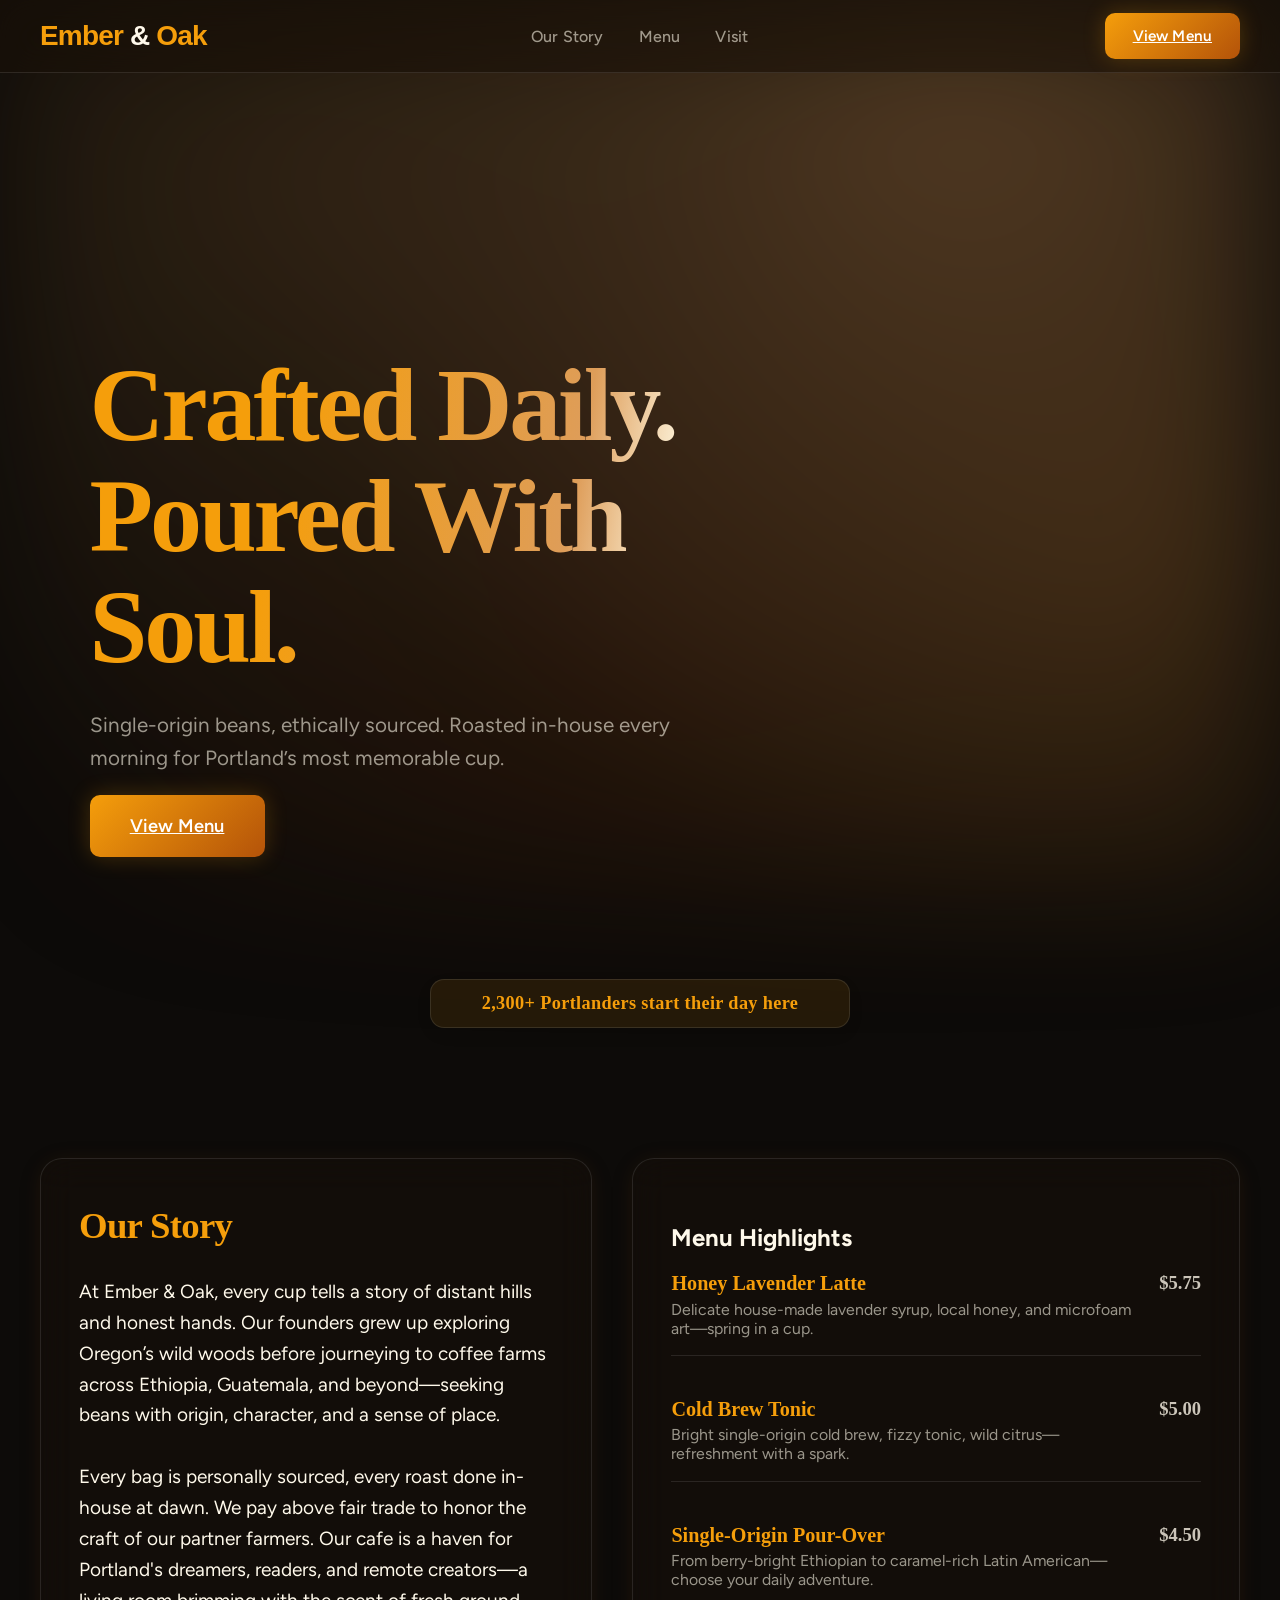
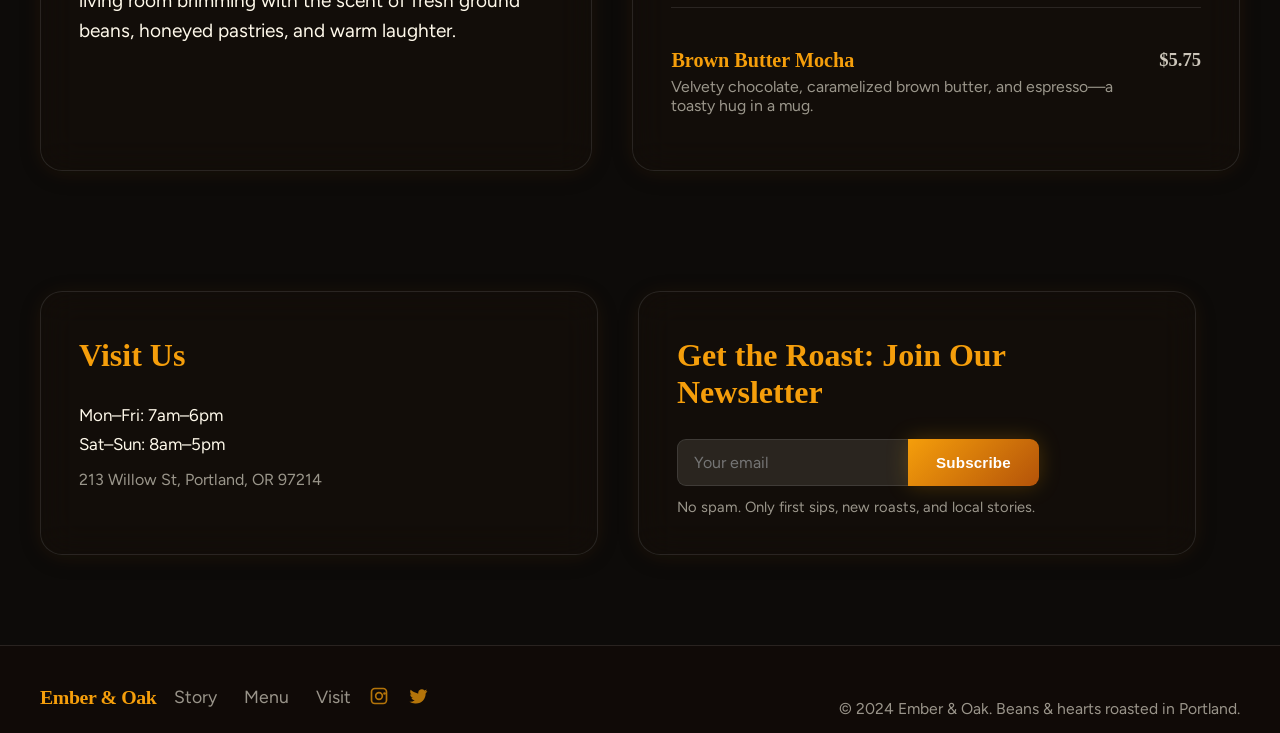
<file: frontend/examples/coffee-shop/index.html>
<!DOCTYPE html>
<html lang="en">
  <head>
    <meta charset="UTF-8" />
    <meta name="viewport" content="width=device-width, initial-scale=1.0" />
    <meta name="description" content="Ember & Oak: Portland's artisan coffee roastery—single-origin beans, craft drinks, and a cozy haven for coffee lovers and creators." />
    <title>Ember & Oak — Portland Coffee Roastery & Café</title>
    <link rel="stylesheet" href="style.css" />
  </head>
  <body>
    <div class="mesh-bg"></div>
    <nav>
      <div class="nav-container">
        <span class="logo">Ember <span>&</span> Oak</span>
        <ul class="nav-links">
          <li><a href="#story">Our Story</a></li>
          <li><a href="#menu">Menu</a></li>
          <li><a href="#visit">Visit</a></li>
        </ul>
        <a href="#menu" class="btn-primary nav-cta">View Menu</a>
      </div>
    </nav>
    <main>
      <section class="hero">
        <div class="hero-content">
          <h1 class="hero-headline gradient-text">
            Crafted Daily.<br />Poured With Soul.
          </h1>
          <p class="hero-subtext">
            Single-origin beans, ethically sourced. Roasted in-house every morning for Portland’s most memorable cup.
          </p>
          <a href="#menu" class="btn-primary btn-hero">View Menu</a>
        </div>
      </section>
      <section class="social-proof">
        <div class="social-proof-inner">
          <span class="proof-metric">2,300+ Portlanders start their day here</span>
        </div>
      </section>
      <section class="section" id="story">
        <div class="container bento">
          <div class="card glass story">
            <h2>Our Story</h2>
            <p>At Ember & Oak, every cup tells a story of distant hills and honest hands. Our founders grew up exploring Oregon’s wild woods before journeying to coffee farms across Ethiopia, Guatemala, and beyond—seeking beans with origin, character, and a sense of place.<br><br>Every bag is personally sourced, every roast done in-house at dawn. We pay above fair trade to honor the craft of our partner farmers. Our cafe is a haven for Portland's dreamers, readers, and remote creators—a living room brimming with the scent of fresh ground beans, honeyed pastries, and warm laughter.</p>
          </div>
          <div class="card glass" id="menu">
            <h2>Menu Highlights</h2>
            <ul class="menu-highlights">
              <li>
                <div>
                  <h3>Honey Lavender Latte</h3>
                  <span class="menu-desc">Delicate house-made lavender syrup, local honey, and microfoam art—spring in a cup.</span>
                </div>
                <span class="price">$5.75</span>
              </li>
              <li>
                <div>
                  <h3>Cold Brew Tonic</h3>
                  <span class="menu-desc">Bright single-origin cold brew, fizzy tonic, wild citrus—refreshment with a spark.</span>
                </div>
                <span class="price">$5.00</span>
              </li>
              <li>
                <div>
                  <h3>Single-Origin Pour-Over</h3>
                  <span class="menu-desc">From berry-bright Ethiopian to caramel-rich Latin American—choose your daily adventure.</span>
                </div>
                <span class="price">$4.50</span>
              </li>
              <li>
                <div>
                  <h3>Brown Butter Mocha</h3>
                  <span class="menu-desc">Velvety chocolate, caramelized brown butter, and espresso—a toasty hug in a mug.</span>
                </div>
                <span class="price">$5.75</span>
              </li>
            </ul>
          </div>
        </div>
      </section>
      <section class="section visit" id="visit">
        <div class="container visit-wrap">
          <div class="visit-info card glass">
            <h2>Visit Us</h2>
            <div class="hours">
              <span>Mon–Fri: 7am–6pm</span><br />
              <span>Sat–Sun: 8am–5pm</span>
            </div>
            <div class="address">
              213 Willow St, Portland, OR 97214
            </div>
          </div>
          <div class="newsletter card glass">
            <h2>Get the Roast: Join Our Newsletter</h2>
            <form class="newsletter-form">
              <input type="email" name="email" placeholder="Your email" required />
              <button type="submit" class="btn-primary">Subscribe</button>
            </form>
            <span class="privacy">No spam. Only first sips, new roasts, and local stories.</span>
          </div>
        </div>
      </section>
    </main>
    <footer>
      <div class="container footer-container">
        <span class="footer-logo">Ember & Oak</span>
        <ul class="footer-links">
          <li><a href="#story">Story</a></li>
          <li><a href="#menu">Menu</a></li>
          <li><a href="#visit">Visit</a></li>
        </ul>
        <div class="footer-social">
          <a href="https://instagram.com/emberandoak" aria-label="Instagram" target="_blank"><svg width="20" height="20" viewBox="0 0 24 24"><path fill="currentColor" d="M7 2C4.243 2 2 4.243 2 7v10c0 2.757 2.243 5 5 5h10c2.757 0 5-2.243 5-5V7c0-2.757-2.243-5-5-5H7zm10 2a3 3 0 0 1 3 3v10a3 3 0 0 1-3 3H7a3 3 0 0 1-3-3V7a3 3 0 0 1 3-3h10zm-5 3a5 5 0 1 0 0 10a5 5 0 0 0 0-10zm0 2a3 3 0 1 1 0 6a3 3 0 0 1 0-6zm6.5-1.5a1.5 1.5 0 1 0 0 3a1.5 1.5 0 0 0 0-3z"/></svg></a>
          <a href="https://twitter.com/emberandoak" aria-label="Twitter" target="_blank"><svg width="20" height="20" viewBox="0 0 24 24"><path fill="currentColor" d="M22 5.954c-.793.351-1.644.589-2.538.696a4.305 4.305 0 0 0 1.888-2.37a8.682 8.682 0 0 1-2.749 1.05a4.32 4.32 0 0 0-7.587 2.948c0 .337.035.666.106.979C7.063 8.065 4.13 6.639 2.025 4.625c-.369.632-.581 1.366-.581 2.148c0 1.482.756 2.789 1.906 3.556c-.701-.023-1.36-.215-1.938-.537v.054c0 2.07 1.456 3.797 3.393 4.188a4.378 4.378 0 0 1-1.934.073c.545 1.701 2.127 2.938 4.004 2.973a8.668 8.668 0 0 1-5.367 1.85c-.349 0-.694-.02-1.033-.061A12.187 12.187 0 0 0 8.255 21c7.547 0 11.679-6.154 11.679-11.486c0-.175-.004-.35-.012-.522A8.067 8.067 0 0 0 22 5.954z"/></svg></a>
        </div>
        <span class="copyright">© 2024 Ember & Oak. Beans & hearts roasted in Portland.</span>
      </div>
    </footer>
    <div class="grain-overlay"></div>
    <script src="script.js"></script>
  </body>
</html>
</file>
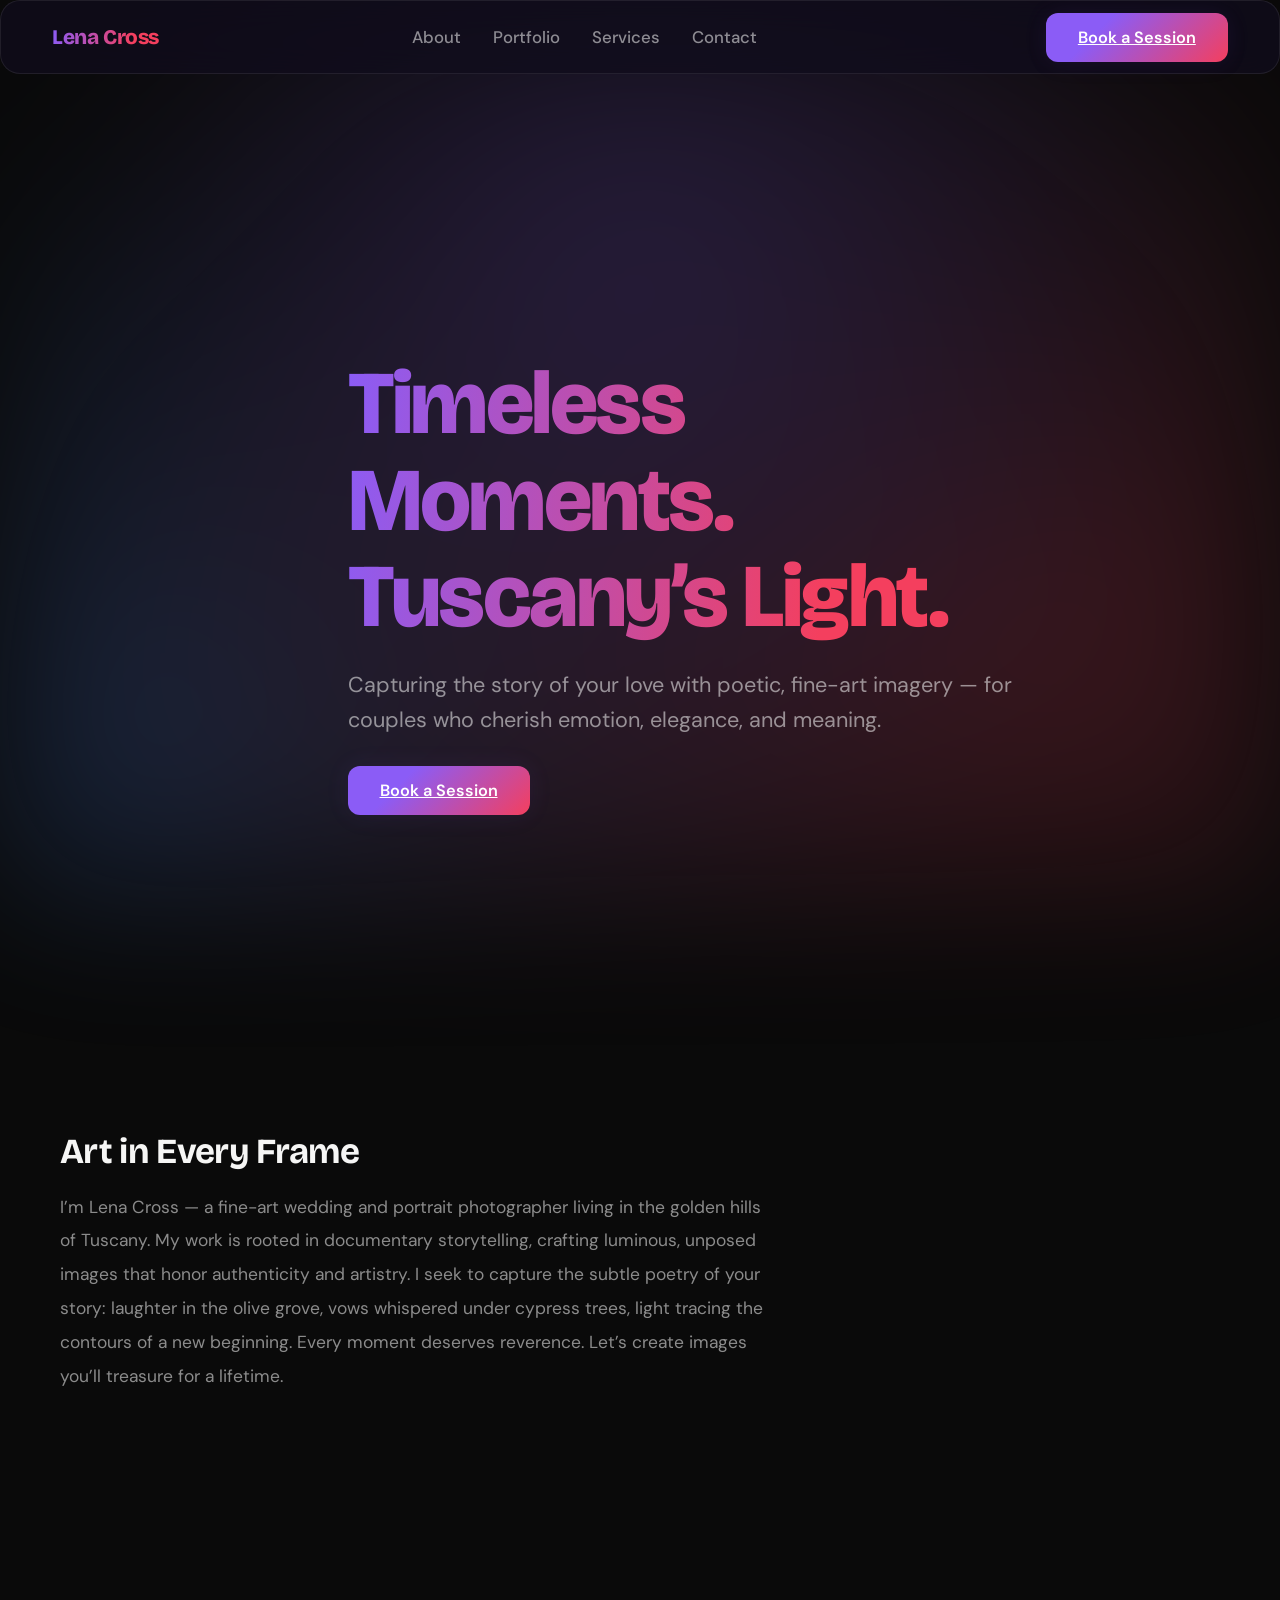
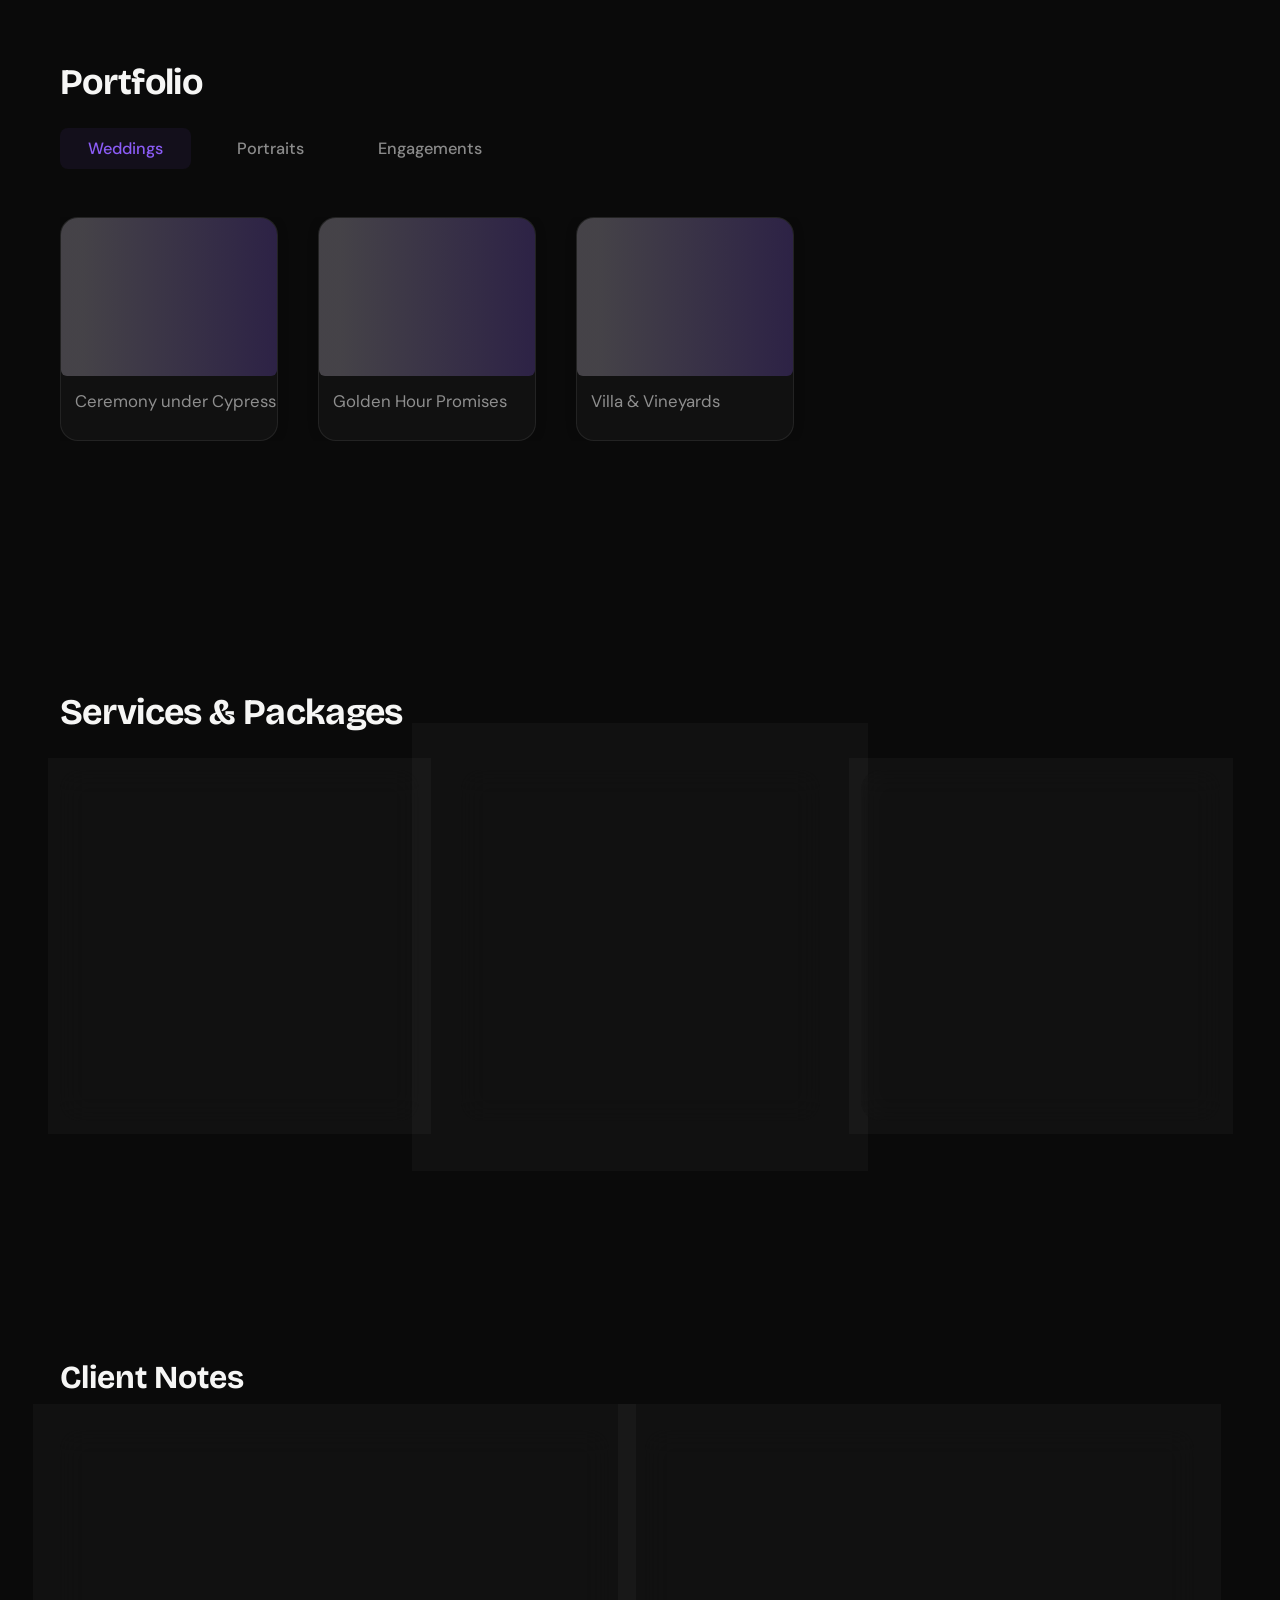
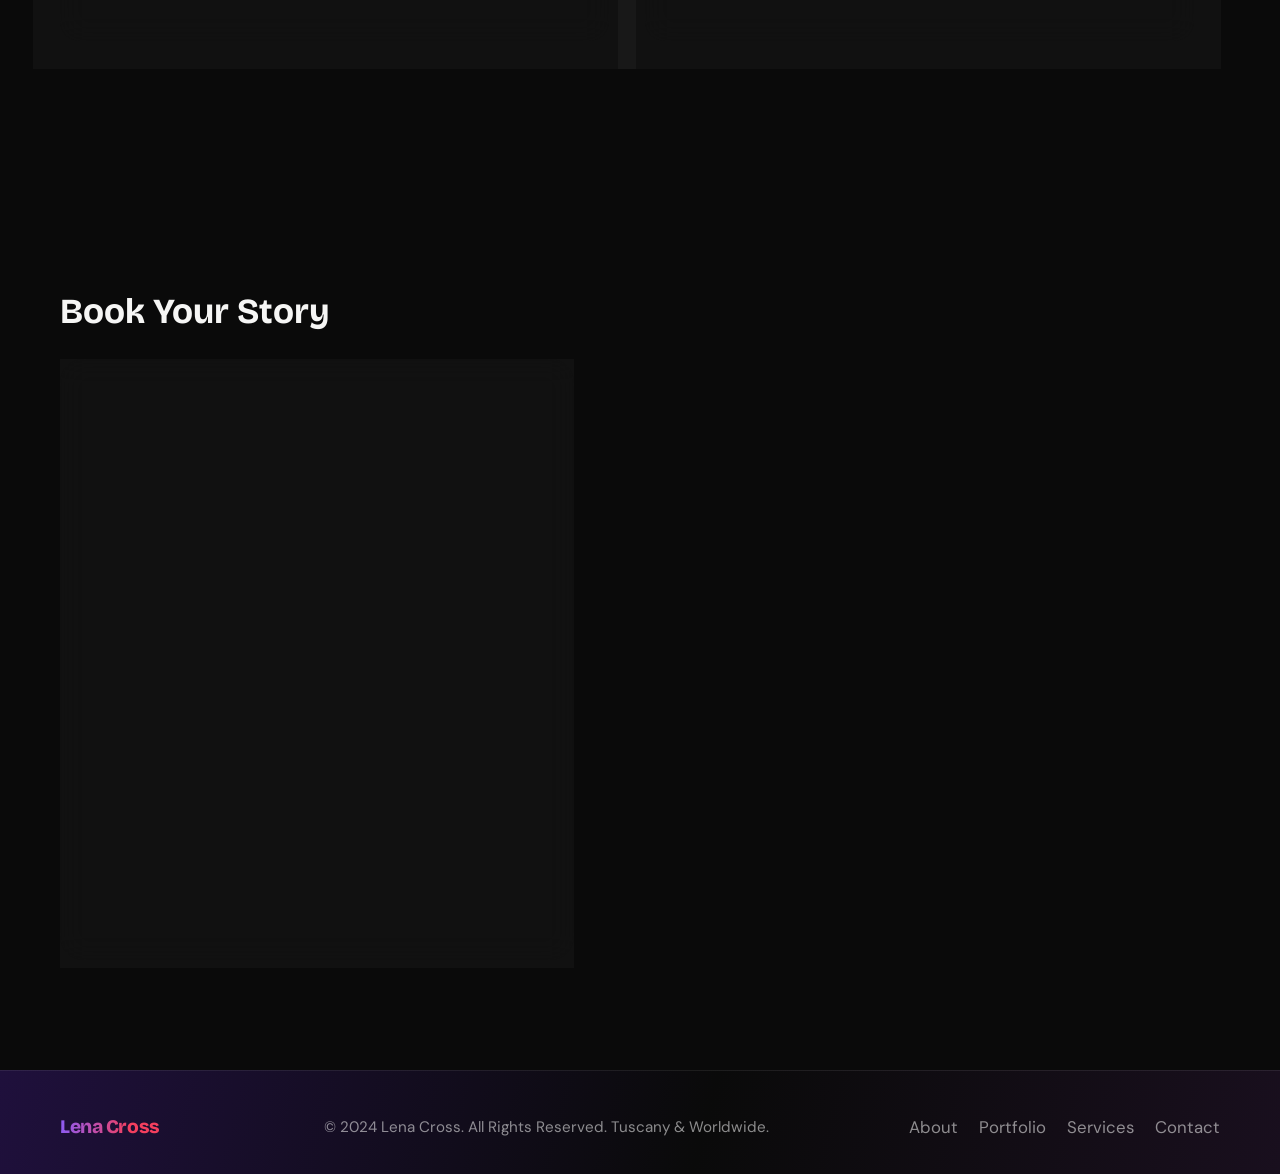
<file: frontend/examples/photographer/index.html>
<!DOCTYPE html>
<html lang="en">
<head>
  <meta charset="UTF-8">
  <meta name="viewport" content="width=device-width,initial-scale=1.0">
  <title>Lena Cross – Fine-Art Wedding Photography in Tuscany</title>
  <meta name="description" content="Timeless, emotive wedding & portrait photography for destination couples in Tuscany by Lena Cross. Editorial storytelling through light and artful documentary style.">
  <link rel="stylesheet" href="style.css">
</head>
<body>
  <div class="bg-mesh"></div>
  <nav class="nav glass">
    <div class="nav-logo">Lena Cross</div>
    <ul class="nav-links">
      <li><a href="#about">About</a></li>
      <li><a href="#portfolio">Portfolio</a></li>
      <li><a href="#services">Services</a></li>
      <li><a href="#contact">Contact</a></li>
    </ul>
    <a href="#contact" class="btn-primary nav-cta">Book a Session</a>
  </nav>
  <main>
    <section class="hero">
      <div class="hero-inner">
        <h1 class="hero-head gradient-text">Timeless Moments. <br> Tuscany’s Light. </h1>
        <p class="hero-tagline">Capturing the story of your love with poetic, fine-art imagery — for couples who cherish emotion, elegance, and meaning.</p>
        <a href="#contact" class="btn-primary hero-cta">Book a Session</a>
      </div>
    </section>
    <section class="about" id="about">
      <div class="container">
        <h2>Art in Every Frame</h2>
        <p class="about-text">I’m Lena Cross — a fine-art wedding and portrait photographer living in the golden hills of Tuscany. My work is rooted in documentary storytelling, crafting luminous, unposed images that honor authenticity and artistry. I seek to capture the subtle poetry of your story: laughter in the olive grove, vows whispered under cypress trees, light tracing the contours of a new beginning. Every moment deserves reverence. Let’s create images you’ll treasure for a lifetime.</p>
      </div>
    </section>
    <section class="portfolio" id="portfolio">
      <div class="container">
        <h2>Portfolio</h2>
        <div class="portfolio-categories">
          <button class="portfolio-tab active" data-tab="weddings">Weddings</button>
          <button class="portfolio-tab" data-tab="portraits">Portraits</button>
          <button class="portfolio-tab" data-tab="engagements">Engagements</button>
        </div>
        <div class="portfolio-grid">
          <div class="portfolio-group" data-group="weddings">
            <div class="portfolio-card"><div class="img-placeholder wedding"></div><span class="caption">Ceremony under Cypress</span></div>
            <div class="portfolio-card"><div class="img-placeholder wedding"></div><span class="caption">Golden Hour Promises</span></div>
            <div class="portfolio-card"><div class="img-placeholder wedding"></div><span class="caption">Villa & Vineyards</span></div>
          </div>
          <div class="portfolio-group" data-group="portraits" style="display:none;">
            <div class="portfolio-card"><div class="img-placeholder portraits"></div><span class="caption">Elegance in Florence</span></div>
            <div class="portfolio-card"><div class="img-placeholder portraits"></div><span class="caption">Sunlit Reverie</span></div>
            <div class="portfolio-card"><div class="img-placeholder portraits"></div><span class="caption">Between Shadows & Roses</span></div>
          </div>
          <div class="portfolio-group" data-group="engagements" style="display:none;">
            <div class="portfolio-card"><div class="img-placeholder engagements"></div><span class="caption">Tuscan Vineyard Walk</span></div>
            <div class="portfolio-card"><div class="img-placeholder engagements"></div><span class="caption">First Light, Forever</span></div>
            <div class="portfolio-card"><div class="img-placeholder engagements"></div><span class="caption">The Piazza Embrace</span></div>
          </div>
        </div>
      </div>
    </section>
    <section class="services" id="services">
      <div class="container">
        <h2>Services & Packages</h2>
        <div class="packages">
          <div class="package glass">
            <h3>The Elopement</h3>
            <ul>
              <li>2 hours of intimate coverage</li>
              <li>Location planning & guidance</li>
              <li>50+ artistically edited images</li>
              <li>Private gallery delivery</li>
            </ul>
            <div class="package-price">€1200</div>
          </div>
          <div class="package glass featured">
            <h3>The Signature Wedding</h3>
            <ul>
              <li>Full day documentary coverage</li>
              <li>Pre-wedding consultation</li>
              <li>Highlight gallery within 48h</li>
              <li>350+ hand-edited images</li>
              <li>Beautifully boxed fine-art prints</li>
            </ul>
            <div class="package-price">€3200</div>
          </div>
          <div class="package glass">
            <h3>The Portrait Session</h3>
            <ul>
              <li>1-hour native light session</li>
              <li>Creative direction & styling</li>
              <li>25+ curated images</li>
              <li>Private online gallery</li>
            </ul>
            <div class="package-price">€600</div>
          </div>
        </div>
      </div>
    </section>
    <section class="testimonials">
      <div class="container">
        <h2>Client Notes</h2>
        <div class="testimonial-cards">
          <div class="testimonial glass">
            <blockquote>“Every photo feels like art. Lena’s images bring us right back to the emotion and beauty of our Tuscan vows. Not posed, just pure memories.”</blockquote>
            <span class="client">— Valentina & James</span>
          </div>
          <div class="testimonial glass">
            <blockquote>“Lena captured the subtle, in-between moments we didn’t even realize would mean so much. Her gentle presence let us truly be ourselves.”</blockquote>
            <span class="client">— Emilia & Rowan</span>
          </div>
        </div>
      </div>
    </section>
    <section class="contact" id="contact">
      <div class="container">
        <h2>Book Your Story</h2>
        <form class="contact-form glass" autocomplete="off">
          <div class="form-row">
            <label for="name">Name</label>
            <input type="text" id="name" name="name" required autocomplete="off">
          </div>
          <div class="form-row">
            <label for="email">Email</label>
            <input type="email" id="email" name="email" required autocomplete="off">
          </div>
          <div class="form-row">
            <label for="date">Wedding Date</label>
            <input type="date" id="date" name="date">
          </div>
          <div class="form-row">
            <label for="message">Message</label>
            <textarea id="message" name="message" rows="4" required></textarea>
          </div>
          <button type="submit" class="btn-primary">Send Inquiry</button>
        </form>
      </div>
    </section>
  </main>
  <footer>
    <div class="container footer-inner">
      <span class="footer-logo gradient-text">Lena Cross</span>
      <span class="copyright">© 2024 Lena Cross. All Rights Reserved. Tuscany & Worldwide.</span>
      <ul class="footer-links">
        <li><a href="#about">About</a></li>
        <li><a href="#portfolio">Portfolio</a></li>
        <li><a href="#services">Services</a></li>
        <li><a href="#contact">Contact</a></li>
      </ul>
    </div>
  </footer>
  <script src="script.js"></script>
</body>
</html>
</file>
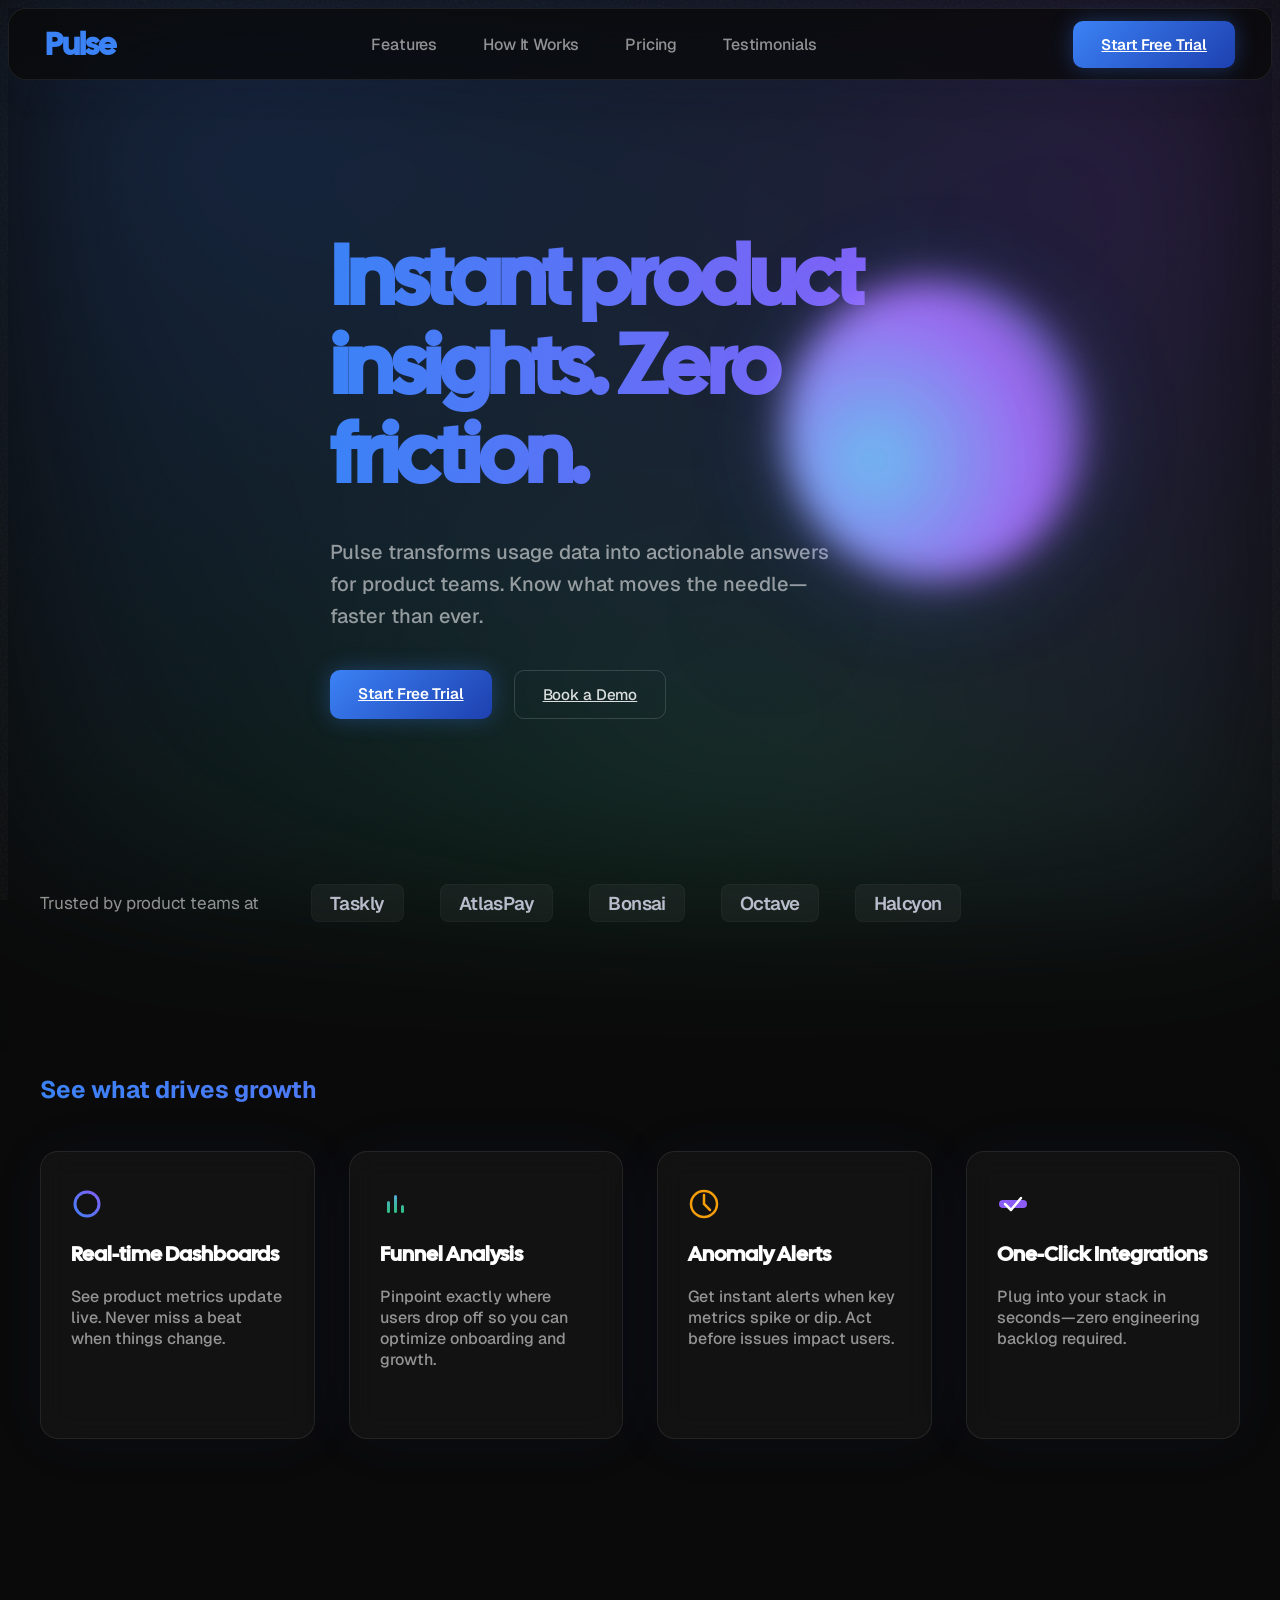
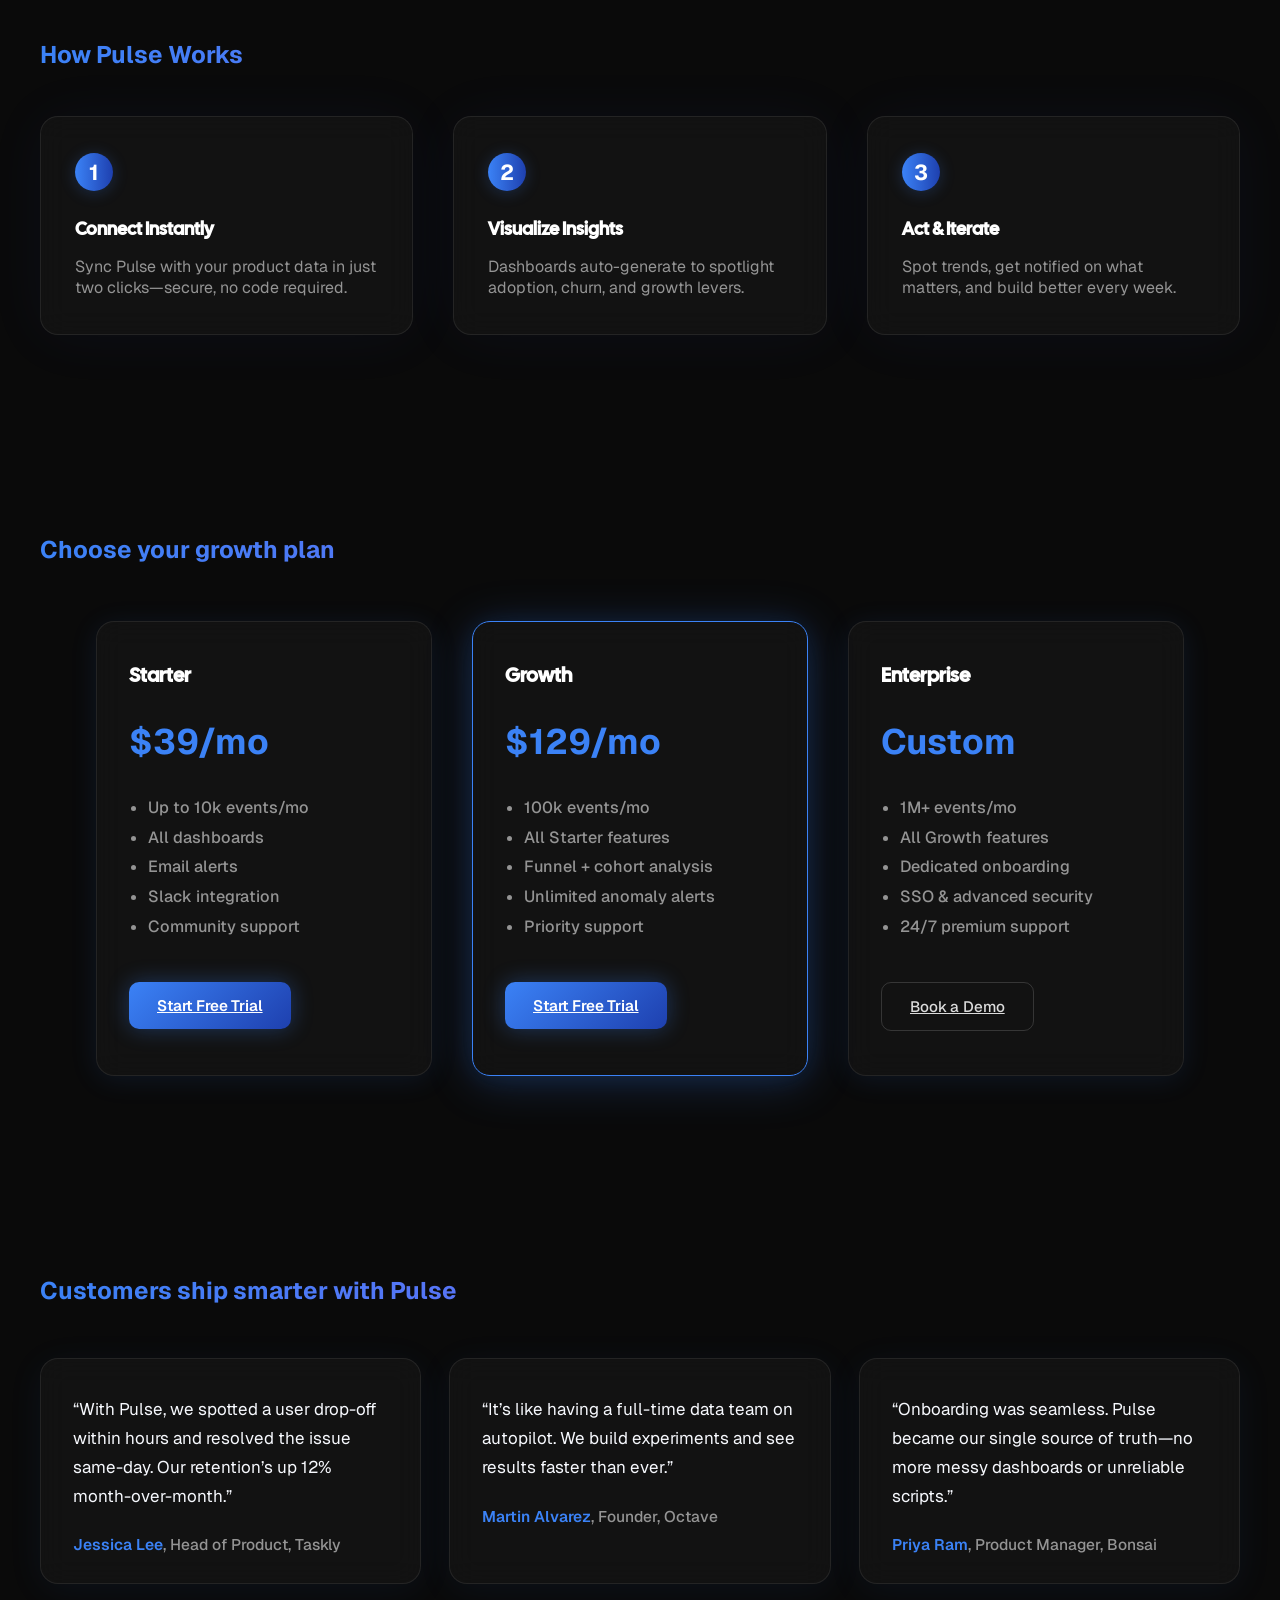
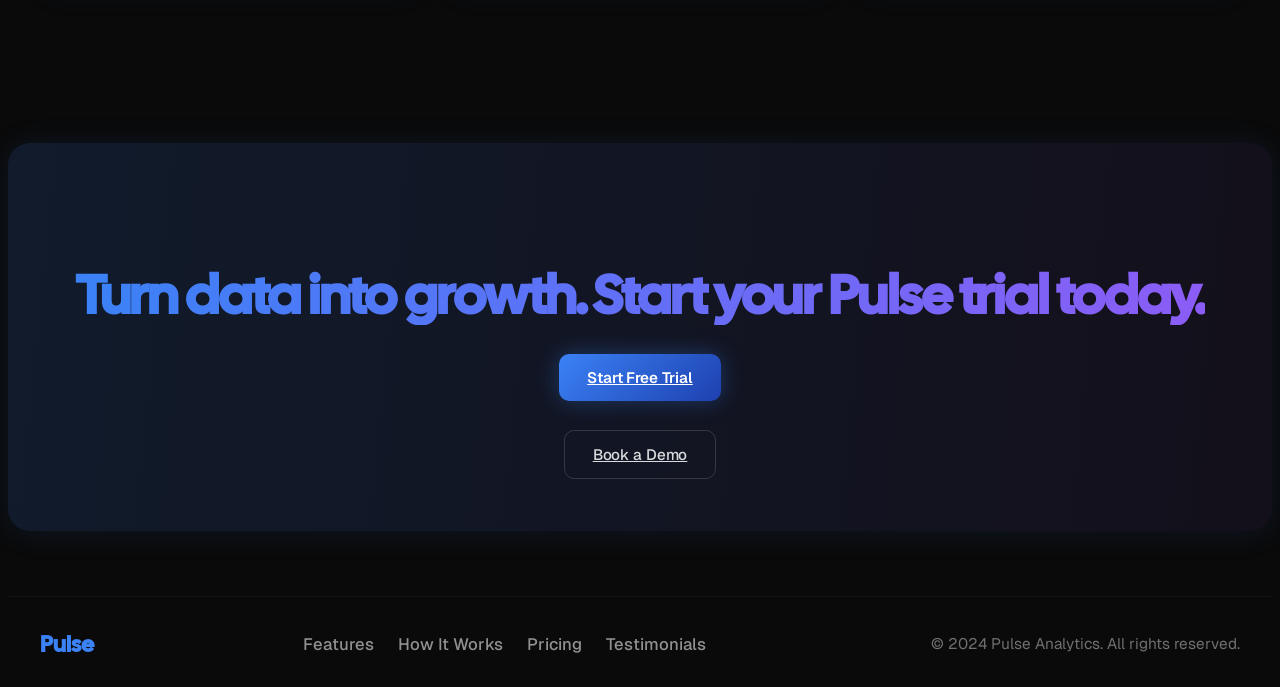
<file: frontend/examples/saas/index.html>
<!DOCTYPE html>
<html lang="en">
<head>
  <meta charset="UTF-8">
  <meta name="viewport" content="width=device-width, initial-scale=1.0">
  <title>Pulse – Instant Product Insights for Teams</title>
  <link rel="stylesheet" href="style.css">
  <meta name="description" content="Pulse turns raw product data into instant, actionable insights. Empower your product team to act faster with real-time dashboards, funnel analysis, anomaly alerts, and one-click integrations.">
</head>
<body>
  <div class="gradient-bg"></div>
  <nav class="nav glass">
    <div class="nav-logo">Pulse</div>
    <ul class="nav-links">
      <li><a href="#features">Features</a></li>
      <li><a href="#how">How It Works</a></li>
      <li><a href="#pricing">Pricing</a></li>
      <li><a href="#testimonials">Testimonials</a></li>
    </ul>
    <div class="nav-cta">
      <a href="#" class="btn-primary">Start Free Trial</a>
    </div>
  </nav>
  <main>
    <!-- Hero Section -->
    <section class="hero section">
      <div class="container hero-content">
        <h1 class="hero-headline gradient-text">Instant product insights. Zero friction.</h1>
        <p class="hero-sub">Pulse transforms usage data into actionable answers for product teams. Know what moves the needle—faster than ever.</p>
        <div class="hero-ctas">
          <a href="#" class="btn-primary">Start Free Trial</a>
          <a href="#" class="btn-secondary">Book a Demo</a>
        </div>
        <div class="hero-visual">
          <!-- Abstract glowing mesh or SVG (handled by CSS) -->
          <div class="mesh-orb"></div>
        </div>
      </div>
    </section>

    <!-- Social Proof / Logos -->
    <section class="logos section">
      <div class="container logo-strip">
        <span class="logos-label">Trusted by product teams at</span>
        <div class="logo-list">
          <span class="company-logo">Taskly</span>
          <span class="company-logo">AtlasPay</span>
          <span class="company-logo">Bonsai</span>
          <span class="company-logo">Octave</span>
          <span class="company-logo">Halcyon</span>
        </div>
      </div>
    </section>

    <!-- Features section -->
    <section class="features section" id="features">
      <div class="container">
        <h2 class="section-title gradient-text">See what drives growth</h2>
        <div class="features-grid">
          <div class="feature-card glass">
            <div class="feature-icon"><svg width="32" height="32" fill="none"><circle cx="16" cy="16" r="12" stroke="url(#l1)" stroke-width="3"/><defs><linearGradient id="l1" x1="0" x2="32" y1="32" y2="0" gradientUnits="userSpaceOnUse"><stop stop-color="#3b82f6"/><stop offset="1" stop-color="#8b5cf6"/></linearGradient></defs></svg></div>
            <h3>Real-time Dashboards</h3>
            <p>See product metrics update live. Never miss a beat when things change.</p>
          </div>
          <div class="feature-card glass">
            <div class="feature-icon"><svg width="32" height="32" fill="none"><rect x="7" y="13" width="3" height="12" rx="1.5" fill="url(#l2)"/><rect x="14" y="7" width="3" height="18" rx="1.5" fill="url(#l2)"/><rect x="21" y="17" width="3" height="8" rx="1.5" fill="url(#l2)"/><defs><linearGradient id="l2" x1="0" x2="0" y1="0" y2="32" gradientUnits="userSpaceOnUse"><stop stop-color="#60a5fa"/><stop offset="1" stop-color="#22c55e"/></linearGradient></defs></svg></div>
            <h3>Funnel Analysis</h3>
            <p>Pinpoint exactly where users drop off so you can optimize onboarding and growth.</p>
          </div>
          <div class="feature-card glass">
            <div class="feature-icon"><svg width="32" height="32" fill="none"><circle cx="16" cy="16" r="13" stroke="#f59e0b" stroke-width="2.5"/><path d="M16 7v9l6 6" stroke="#f59e0b" stroke-width="2.5" stroke-linecap="round"/></svg></div>
            <h3>Anomaly Alerts</h3>
            <p>Get instant alerts when key metrics spike or dip. Act before issues impact users.</p>
          </div>
          <div class="feature-card glass">
            <div class="feature-icon"><svg width="32" height="32" fill="none"><rect width="28" height="8" x="2" y="12" rx="4" fill="#8b5cf6"/><path d="M 8 16 L 14 22 L 24 10" stroke="#fff" stroke-width="2.5" stroke-linecap="round" stroke-linejoin="round"/></svg></div>
            <h3>One-Click Integrations</h3>
            <p>Plug into your stack in seconds—zero engineering backlog required.</p>
          </div>
        </div>
      </div>
    </section>

    <!-- How It Works -->
    <section class="how-it-works section" id="how">
      <div class="container">
        <h2 class="section-title gradient-text">How Pulse Works</h2>
        <div class="how-steps">
          <div class="how-step glass">
            <div class="step-num">1</div>
            <h3>Connect Instantly</h3>
            <p>Sync Pulse with your product data in just two clicks—secure, no code required.</p>
          </div>
          <div class="how-step glass">
            <div class="step-num">2</div>
            <h3>Visualize Insights</h3>
            <p>Dashboards auto-generate to spotlight adoption, churn, and growth levers.</p>
          </div>
          <div class="how-step glass">
            <div class="step-num">3</div>
            <h3>Act & Iterate</h3>
            <p>Spot trends, get notified on what matters, and build better every week.</p>
          </div>
        </div>
      </div>
    </section>

    <!-- Pricing -->
    <section class="pricing section" id="pricing">
      <div class="container">
        <h2 class="section-title gradient-text">Choose your growth plan</h2>
        <div class="pricing-tiers">
          <div class="pricing-card glass">
            <h3>Starter</h3>
            <div class="price"><span>$39</span>/mo</div>
            <ul>
              <li>Up to 10k events/mo</li>
              <li>All dashboards</li>
              <li>Email alerts</li>
              <li>Slack integration</li>
              <li>Community support</li>
            </ul>
            <a href="#" class="btn-primary">Start Free Trial</a>
          </div>
          <div class="pricing-card glass featured">
            <h3>Growth</h3>
            <div class="price"><span>$129</span>/mo</div>
            <ul>
              <li>100k events/mo</li>
              <li>All Starter features</li>
              <li>Funnel + cohort analysis</li>
              <li>Unlimited anomaly alerts</li>
              <li>Priority support</li>
            </ul>
            <a href="#" class="btn-primary">Start Free Trial</a>
          </div>
          <div class="pricing-card glass">
            <h3>Enterprise</h3>
            <div class="price">Custom</div>
            <ul>
              <li>1M+ events/mo</li>
              <li>All Growth features</li>
              <li>Dedicated onboarding</li>
              <li>SSO & advanced security</li>
              <li>24/7 premium support</li>
            </ul>
            <a href="#" class="btn-secondary">Book a Demo</a>
          </div>
        </div>
      </div>
    </section>

    <!-- Testimonials -->
    <section class="testimonials section" id="testimonials">
      <div class="container">
        <h2 class="section-title gradient-text">Customers ship smarter with Pulse</h2>
        <div class="testimonial-cards">
          <div class="testimonial-card glass">
            <p>“With Pulse, we spotted a user drop-off within hours and resolved the issue same-day. Our retention’s up 12% month-over-month.”</p>
            <div class="testimonial-meta">
              <span class="testimonial-name">Jessica Lee</span>, <span class="testimonial-role">Head of Product, Taskly</span>
            </div>
          </div>
          <div class="testimonial-card glass">
            <p>“It’s like having a full-time data team on autopilot. We build experiments and see results faster than ever.”</p>
            <div class="testimonial-meta">
              <span class="testimonial-name">Martin Alvarez</span>, <span class="testimonial-role">Founder, Octave</span>
            </div>
          </div>
          <div class="testimonial-card glass">
            <p>“Onboarding was seamless. Pulse became our single source of truth—no more messy dashboards or unreliable scripts.”</p>
            <div class="testimonial-meta">
              <span class="testimonial-name">Priya Ram</span>, <span class="testimonial-role">Product Manager, Bonsai</span>
            </div>
          </div>
        </div>
      </div>
    </section>

    <!-- Final CTA Banner -->
    <section class="cta-banner section">
      <div class="container cta-content">
        <h2 class="cta-headline gradient-text">Turn data into growth. Start your Pulse trial today.</h2>
        <a href="#" class="btn-primary">Start Free Trial</a>
        <a href="#" class="btn-secondary">Book a Demo</a>
      </div>
    </section>
  </main>

  <footer class="footer">
    <div class="container footer-inner">
      <div class="footer-brand">Pulse</div>
      <div class="footer-links">
        <a href="#features">Features</a>
        <a href="#how">How It Works</a>
        <a href="#pricing">Pricing</a>
        <a href="#testimonials">Testimonials</a>
      </div>
      <div class="footer-meta">
        © 2024 Pulse Analytics. All rights reserved.
      </div>
    </div>
  </footer>
<script src="script.js"></script>
</body>
</html>
</file>
<file: frontend/examples/coffee-shop/style.css>
/* Load fonts */
@import url('https://fonts.googleapis.com/css2?family=Clash+Display:wght@600..700&family=Figtree:wght@400;500;600&display=swap');
:root {
  --accent: #f59e0b;
  --accent-dark: #b45309;
  --bg: #0d0b09;
  --bg-2: #14110e;
  --text: #fff9eb;
  --muted: rgba(255, 249, 235, 0.58);
  --border: rgba(255, 255, 255, 0.10);
  --glass-bg: rgba(30,21,10,0.30);
}
html, body {
  background: var(--bg);
  color: var(--text);
  font-family: 'Figtree', Arial, sans-serif;
  min-height: 100vh;
  margin: 0;
  padding: 0;
  scroll-behavior: smooth;
  position: relative;
}
body {
  position: relative;
  overflow-x: hidden;
}
.mesh-bg {
  z-index: 0;
  position: fixed;
  inset: 0;
  pointer-events: none;
  width: 100vw;
  height: 100vh;
  opacity: 0.33;
  filter: blur(72px);
  background: 
    radial-gradient(circle at 75% 10%, #de9d59 0, transparent 60%),
    radial-gradient(circle at 20% 20%, #6c4d27 0, transparent 50%),
    radial-gradient(circle at 90% 60%, #945d1e 0, transparent 46%),
    radial-gradient(circle at 50% 70%, #57290c 0, transparent 75%);
  transition: opacity 0.5s ease;
}
.grain-overlay {
  content: '';
  mix-blend-mode: overlay;
  pointer-events: none;
  position: fixed;
  inset: 0;
  z-index: 9999;
  background-image: url('data:image/svg+xml;utf8,<svg width="100%25" height="100%25" xmlns="http://www.w3.org/2000/svg"><filter id="n" x="0" y="0"><feTurbulence type="fractalNoise" baseFrequency="0.72" numOctaves="2" stitchTiles="stitch"/></filter><rect width="100%25" height="100%25" fill="none" filter="url(%23n)" opacity="0.16"/></svg>');
  opacity: 0.26;
  pointer-events: none;
}
/* Navigation */
nav {
  position: sticky;
  top: 0;
  backdrop-filter: blur(18px) saturate(110%);
  background: rgba(25, 16, 8, 0.58);
  z-index: 50;
  border-bottom: 1px solid var(--border);
  transition: background 0.2s ease, backdrop-filter 0.2s ease;
}
.nav-container {
  display: flex;
  align-items: center;
  justify-content: space-between;
  max-width: 1200px;
  padding: 0 32px;
  height: 72px;
  margin: 0 auto;
}
.logo {
  font-family: 'Clash Display', Arial, sans-serif;
  font-weight: 700;
  letter-spacing: -0.03em;
  font-size: 1.75rem;
  color: var(--accent);
  user-select: none;
}
.logo span {
  color: var(--text);
  font-weight: 600;
}
.nav-links {
  list-style: none;
  display: flex;
  gap: 2.2rem;
  margin: 0;
  padding: 0;
}
.nav-links li {
  display: inline-block;
}
.nav-links a {
  text-decoration: none;
  color: var(--muted);
  font-weight: 500;
  font-size: 1rem;
  letter-spacing: 0.01em;
  transition: color 0.18s;
}
.nav-links a:hover { color: var(--text); }
.nav-cta { margin-left: 2rem; }
.btn-primary {
  background: linear-gradient(135deg, var(--accent), var(--accent-dark));
  color: white;
  padding: 14px 28px;
  border-radius: 10px;
  font-weight: 600;
  font-size: 0.95rem;
  border: none;
  cursor: pointer;
  box-shadow: 0 0 22px rgba(245, 158, 11, 0.23);
  transition: background 0.17s, transform 0.14s, box-shadow 0.16s;
  letter-spacing: 0.01em;
  outline: none;
}
.btn-primary:hover {
  background: linear-gradient(135deg, #ffc46a, var(--accent-dark));
  transform: scale(1.045);
  box-shadow: 0 0 40px rgba(245, 158, 11, 0.37);
}
.btn-secondary {
  background: transparent;
  border: 1px solid rgba(255,255,255,0.13);
  color: rgba(255,255,255,0.8);
  padding: 14px 28px;
  border-radius: 10px;
  transition: border-color 0.2s, background 0.2s;
}
.btn-secondary:hover {
  border-color: var(--accent);
  background: rgba(255, 249, 235, 0.05);
}
/* Hero Section */
.hero {
  min-height: 88vh;
  display: flex;
  align-items: flex-end;
  justify-content: flex-start;
  position: relative;
  z-index: 3;
  padding-top: 80px;
}
.hero-content {
  max-width: 630px;
  padding-left: 7vw;
  padding-bottom: 12vh;
}
.hero-headline {
  font-family: 'Clash Display';
  font-size: clamp(2.8rem, 9vw, 6.5rem);
  letter-spacing: -0.03em;
  font-weight: 700;
  line-height: 1.07;
  margin: 0 0 25px 0;
}
.gradient-text {
  background: linear-gradient(100deg, #f59e0b 30%, #de9d59 74%, #fffbe7 90%);
  background-clip: text;
  -webkit-background-clip: text;
  color: transparent;
  -webkit-text-fill-color: transparent;
}
.hero-subtext {
  color: var(--muted);
  font-size: 1.29rem;
  line-height: 1.63;
  margin-bottom: 40px;
  font-family: 'Figtree';
}
.btn-hero {
  font-size: 1.14rem;
  padding: 1.1em 2.2em;
}
.social-proof {
  margin: 0;
  padding: 34px 0 10px;
  display: flex;
  justify-content: center;
  z-index: 3;
  position: relative;
}
.social-proof-inner {
  background: rgba(245, 158, 11, 0.105);
  border: 1px solid var(--border);
  border-radius: 14px;
  padding: 0.7em 2.8em;
  color: var(--accent);
  font-family: 'Clash Display';
  font-weight: 600;
  font-size: 1.14rem;
  letter-spacing: 0.02em;
  box-shadow: 0 6px 20px rgba(0,0,0,0.04);
}
.section {
  padding: 120px 0 0 0;
}
.container {
  max-width: 1200px;
  margin: 0 auto;
  padding: 0 24px;
  display: flex;
  flex-wrap: wrap;
  gap: 2.7rem;
}
.bento {
  display: grid;
  grid-template-columns: 1fr 1.1fr;
  gap: 2.5rem;
  width: 100%;
}
.card.glass {
  background: var(--glass-bg);
  backdrop-filter: blur(18px);
  border-radius: 22px;
  border: 1.5px solid var(--border);
  box-shadow: 0 4px 24px 0 rgba(27,14,1,0.11), 0 1.5px 23px rgba(245, 158, 11, .07);
  padding: 45px 38px 38px 38px;
  transition: box-shadow 0.19s, transform 0.19s;
  position: relative;
  z-index: 2;
}
.card.glass:hover {
  transform: translateY(-5px) scale(1.014);
  box-shadow: 0 8px 38px 0 rgba(27,14,1,0.15), 0 4px 36px rgba(245, 158, 11, .10);
}
.story h2,
.menu-highlights h2 {
  font-family: 'Clash Display';
  font-size: 2.3rem;
  letter-spacing: -0.02em;
  color: var(--accent);
  margin-top: 0;
}
.story p {
  font-family: 'Figtree';
  font-size: 1.19rem;
  line-height: 1.62;
  color: var(--text);
  margin-bottom: 0;
}
.menu-highlights {
  list-style: none;
  padding: 0;
  margin: 0;
  display: flex;
  flex-direction: column;
  gap: 2.6rem;
}
.menu-highlights li {
  display: flex;
  align-items: flex-start;
  justify-content: space-between;
  border-bottom: 1px solid var(--border);
  padding-bottom: 1.1rem;
}
.menu-highlights li:last-child { border-bottom: none; }
.menu-highlights h3 {
  margin: 0;
  font-family: 'Clash Display';
  font-size: 1.26rem;
  font-weight: 600;
  color: var(--accent);
}
.menu-desc {
  color: var(--muted);
  font-size: 0.99rem;
  font-family: 'Figtree';
  display: block;
  margin-top: 0.28em;
}
.price {
  margin-left: 1em;
  font-family: 'Clash Display';
  font-size: 1.16rem;
  font-weight: 600;
  color: var(--text);
  opacity: 0.78;
  align-self: flex-start;
}
/* Visit Us & Newsletter */
.visit {
  padding-top: 120px;
  padding-bottom: 90px;
}
.visit-wrap {
  display: flex;
  flex-wrap: wrap;
  width: 100%;
  gap: 2.5rem;
}
.visit-info, .newsletter {
  flex: 1 1 340px;
  min-width: 310px;
  max-width: 480px;
}
.visit-info h2, .newsletter h2 {
  color: var(--accent);
  font-family: 'Clash Display';
  font-size: 2rem;
  margin-top: 0;
}
.hours {
  margin: 16px 0 12px;
  color: var(--text);
  font-family: 'Figtree';
  font-size: 1.06rem;
  line-height: 1.7;
}
.address {
  color: var(--muted);
  font-size: 1rem;
  font-family: 'Figtree';
  margin-bottom: 0;
  margin-top: 12px;
}
.newsletter-form {
  display: flex;
  margin: 28px 0 12px 0;
}
.newsletter-form input[type="email"] {
  background: rgba(255,249,235,0.10);
  border: 1.2px solid var(--border);
  color: var(--text);
  padding: 13px 16px;
  border-radius: 9px 0 0 9px;
  font-size: 1rem;
  font-family: 'Figtree';
  outline: none;
  min-width: 0;
  width: 200px;
  transition: border-color 0.24s;
}
.newsletter-form input[type="email"]:focus {
  border-color: var(--accent);
}
.newsletter-form button {
  border-radius: 0 9px 9px 0;
  margin-left: -3px;
}
.privacy {
  display: block;
  color: var(--muted);
  font-size: 0.92rem;
  margin-top: 8px;
}
/* Footer */
footer {
  width: 100%;
  margin-top: 0;
  padding: 40px 0 15px 0;
  background: rgba(18,12,8,0.83);
  border-top: 1px solid var(--border);
  position: relative;
  z-index: 10;
}
.footer-container {
  max-width: 1200px;
  margin: 0 auto;
  padding: 0 24px;
  display: flex;
  align-items: flex-start;
  justify-content: space-between;
  flex-wrap: wrap;
  gap: 2rem 1.1rem;
}
.footer-logo {
  font-family: 'Clash Display';
  color: var(--accent);
  font-size: 1.24rem;
  font-weight: 700;
  letter-spacing: -0.02em;
}
.footer-links {
  display: flex;
  gap: 1.7rem;
  list-style: none;
  padding: 0;
  margin: 0;
}
.footer-links a {
  color: var(--muted);
  font-family: 'Figtree';
  text-decoration: none;
  font-size: 1.1rem;
  transition: color 0.17s;
}
.footer-links a:hover { color: var(--accent); }
.footer-social a {
  margin-right: 1rem;
  color: var(--accent);
  opacity: 0.72;
  transition: color 0.17s, opacity 0.18s;
}
.footer-social a:last-child { margin-right: 0; }
.footer-social a:hover { color: var(--text); opacity: 1; }
.copyright {
  color: var(--muted);
  font-size: 0.98rem;
  align-self: flex-end;
  margin-left: auto;
  margin-top: 0.8rem;
}
/* Animations & Scroll Reveal */
.reveal { opacity: 0; transform: translateY(40px); transition: opacity 0.6s cubic-bezier(0.16,1,0.3,1), transform 0.6s cubic-bezier(0.16,1,0.3,1); }
.reveal.visible { opacity: 1; transform: none; }
.hero-headline, .hero-subtext, .btn-hero { opacity: 0; transform: translateY(30px); animation: heroFadeIn 0.71s cubic-bezier(0.22,1,0.36,1) forwards; }
.hero-headline { animation-delay: 0.08s; }
.hero-subtext { animation-delay: 0.20s; }
.btn-hero { animation-delay: 0.34s; }
@keyframes heroFadeIn {
  to { opacity: 1; transform: none; }
}
/* Responsive */
@media (max-width: 980px) {
  .bento { grid-template-columns: 1fr; }
  .visit-wrap { flex-direction: column; }
  .nav-container { padding: 0 12px; }
  .hero-content { padding-left: 4vw; padding-bottom: 6vh; }
}
@media (max-width: 700px) {
  .hero-content { padding-left: 1vw; }
  .section { padding-top: 68px; }
  .card.glass { padding: 28px 13px 23px 13px; }
  .visit-info, .newsletter { min-width: unset; }
  .social-proof-inner { padding: 0.56em 0.81em; }
}
@media (max-width: 500px) {
  .footer-container { flex-direction: column; align-items: flex-start; gap: 0.6rem; }
}
</file>
<file: frontend/examples/photographer/style.css>
@import url('https://fonts.googleapis.com/css2?family=Bricolage+Grotesque:wght@600;800&family=DM+Sans:wght@400;500&display=swap');

:root {
  --bg: #0a0a0a;
  --bg-light: #18181c;
  --text: #f6f6f5;
  --muted: rgba(246,246,245,0.55);
  --border: rgba(255,255,255,0.08);
  --accent: #8b5cf6;
  --accent-dark: #432573;
  --accent2: #f43f5e;
  --card-bg: rgba(255,255,255,0.03);
  --glass-blur: blur(14px);
}

html, body {
  margin: 0;
  padding: 0;
  background: var(--bg);
  color: var(--text);
  font-family: 'DM Sans', Arial, sans-serif;
  min-height: 100%;
  -webkit-font-smoothing: antialiased;
  scroll-behavior: smooth;
  
}
.bg-mesh {
  pointer-events: none;
  position: fixed;
  inset: 0;
  z-index: 0;
  background:
    radial-gradient(at 50% 30%, #8b5cf6 0%, transparent 65%),
    radial-gradient(at 80% 70%, #f43f5e 0%, transparent 70%),
    radial-gradient(at 12% 80%, #3b82f6 0%, transparent 60%);
  opacity: .22;
  filter: blur(80px) grayscale(0.1);
}

.glass {
  background: var(--card-bg);
  backdrop-filter: var(--glass-blur);
  border: 1px solid var(--border);
  border-radius: 20px;
}

.gradient-text {
  background: linear-gradient(96deg, var(--accent), var(--accent2) 70%);
  -webkit-background-clip: text;
  -webkit-text-fill-color: transparent;
  color: transparent;
  background-clip: text;
}

.container {
  max-width: 1160px;
  margin: 0 auto;
  padding: 0 24px;
}

nav.nav {
  position: sticky;
  top: 0; left: 0; right: 0;
  z-index: 12;
  display: flex;
  align-items: center;
  justify-content: space-between;
  height: 72px;
  padding: 0 clamp(16px,4vw,56px);
  background: rgba(16,12,28,0.75);
  backdrop-filter: blur(16px);
  border-bottom: 1px solid var(--border);
}
.nav-logo {
  font-family: 'Bricolage Grotesque', serif;
  font-size: 1.3rem;
  letter-spacing: -0.02em;
  font-weight: 800;
  background: linear-gradient(97deg, var(--accent), var(--accent2) 76%);
  -webkit-background-clip: text;
  color: transparent;
}
.nav-links {
  display: flex;
  gap: 32px;
  list-style: none;
  margin: 0;
  padding: 0;
  font-family: 'DM Sans', Arial, sans-serif;
  font-weight: 500;
  font-size: 1.05rem;
}
.nav-links a {
  color: var(--muted);
  text-decoration: none;
  transition: color 0.17s;
}
.nav-links a:hover {
  color: var(--accent);
}
.nav-cta {
  font-size: 1.05rem;
  margin-left: 36px;
}

/* Button Styles */
.btn-primary {
  background: linear-gradient(135deg, var(--accent) 30%, var(--accent2) 100%);
  color: #fff;
  padding: 14px 32px;
  border-radius: 12px;
  font-weight: 600;
  font-size: 1.02rem;
  border: none;
  cursor: pointer;
  transition: box-shadow .2s, transform .18s;
  box-shadow: 0 0 24px rgba(139,92,246, 0.09), 0 4px 24px 0 rgba(0,0,0,0.06);
}
.btn-primary:hover {
  transform: scale(1.038);
  box-shadow: 0 0 60px 0 var(--accent), 0 6px 32px 0 rgba(0,0,0,0.09);
  filter: saturate(1.15);
}
.btn-secondary {
  background: transparent;
  border: 1px solid rgba(255,255,255,0.15);
  color: rgba(255,255,255,0.85);
  padding: 14px 28px;
  border-radius: 10px;
  transition: background 0.2s, border-color 0.2s;
}
.btn-secondary:hover {
  border-color: var(--accent2);
  background: rgba(255,255,255,0.035);
}

/* Hero */
.hero {
  display: flex;
  align-items: center;
  min-height: 78vh;
  padding: clamp(64px,12vw,200px) 0 80px 0;
  background: none;
  z-index: 1;
  position: relative;
}
.hero-inner {
  margin: 0 auto;
  max-width: 685px;
  text-align: left;
  padding-left: clamp(0px, 8vw, 100px);
}
.hero-head {
  font-family: 'Bricolage Grotesque', Serif;
  font-size: clamp(2.5rem,7vw,6.4rem);
  line-height: 1.08;
  font-weight: 800;
  letter-spacing: -0.028em;
  margin: 0 0 22px 0;
}
.hero-tagline {
  color: var(--muted);
  font-size: 1.35rem;
  margin-bottom: 43px;
  line-height: 1.6;
  font-family: 'DM Sans', Arial, sans-serif;
}

/* About */
.about {
  padding: 120px 0 100px 0;
}
.about h2 {
  font-family: 'Bricolage Grotesque', serif;
  font-weight: 700;
  font-size: 2.2rem;
  letter-spacing: -0.019em;
  color: var(--text);
  margin: 0 0 18px 0;
}
.about-text {
  color: var(--muted);
  font-size: 1.09rem;
  max-width: 720px;
  font-family: 'DM Sans', Arial, sans-serif;
  line-height: 1.94;
}

/* Portfolio */
.portfolio {
  padding: 120px 0 100px 0;
}
.portfolio h2 {
  font-size: 2.25rem;
  margin-bottom: 24px;
  font-family: 'Bricolage Grotesque', serif;
  letter-spacing: -0.018em;
}
.portfolio-categories {
  display: flex;
  gap: 18px;
  margin-bottom: 48px;
}
.portfolio-tab {
  border: none;
  background: transparent;
  color: var(--muted);
  font-family: 'DM Sans', Arial, sans-serif;
  font-weight: 500;
  font-size: 1.02rem;
  padding: 10px 28px;
  border-radius: 8px;
  cursor: pointer;
  transition: color 0.15s, background 0.17s;
}
.portfolio-tab.active, .portfolio-tab:hover {
  color: var(--accent);
  background: rgba(139,92,246,0.07);
}

.portfolio-grid {
  display: flex;
  flex-wrap: nowrap;
  overflow-x: auto;
  gap: 40px;
  min-height: 224px;
}
.portfolio-group {
  display: flex;
  gap: 40px;
}
.portfolio-card {
  display: flex;
  flex-direction: column;
  align-items: flex-start;
  min-width: 216px;
  max-width: 260px;
  background: var(--card-bg);
  border-radius: 18px;
  overflow: hidden;
  padding: 0 0 18px 0;
  box-shadow: 0 1px 12px 0 rgba(0,0,0,0.14);
  border: 1px solid var(--border);
  transition: transform .21s cubic-bezier(0.16, 1, 0.3, 1), box-shadow .23s;
  cursor: pointer;
}
.portfolio-card:hover {
  transform: translateY(-7px) scale(1.03);
  box-shadow: 0 8px 32px var(--accent2), 0 1.5px 18px rgba(0,0,0,0.2);
}
.img-placeholder {
  width: 100%;
  min-height: 158px;
  background: linear-gradient(101deg, #a78bfa 20%, #f43f5e 90%);
  opacity: .23;
  border-radius: 0 0 6px 6px;
  margin-bottom: 14px;
}
.img-placeholder.wedding {
  background: linear-gradient(90deg, #f3e8ff 10%, #8b5cf6 100%);
}
.img-placeholder.portraits {
  background: linear-gradient(111deg, #f9fafb 10%, #f43f5e 100%);
}
.img-placeholder.engagements {
  background: linear-gradient(120deg, #e0e7ff 20%, #3b82f6 100%);
}
.caption {
  color: var(--muted);
  font-size: 1.05rem;
  padding-left: 14px;
  font-family: 'DM Sans', Arial, sans-serif;
}

/* Services */
.services {
  padding: 120px 0 95px 0;
}
.services h2 {
  font-size: 2.25rem;
  margin-bottom: 36px;
  font-family: 'Bricolage Grotesque', serif;
  letter-spacing: -0.018em;
}
.packages {
  display: flex;
  flex-wrap: wrap;
  gap: 42px;
  justify-content: center;
}
.package {
  flex: 1 1 290px;
  min-width: 255px;
  max-width: 355px;
  padding: 38px 32px 44px 32px;
  display: flex;
  flex-direction: column;
  align-items: flex-start;
  font-family: 'DM Sans', Arial, sans-serif;
  transition: transform .17s, box-shadow .29s;
  box-shadow: 0 1px 8px 0 rgba(0,0,0,0.08);
  margin-bottom: 16px;
  border-width: 2px;
}
.package.featured {
  border-image: linear-gradient(135deg, var(--accent), var(--accent2)) 1;
  box-shadow: 0 2px 32px 0 var(--accent);
}
.package h3 {
  font-family: 'Bricolage Grotesque', serif;
  font-size: 1.32rem;
  margin-bottom: 18px;
  font-weight: 700;
  letter-spacing: -0.017em;
}
.package ul {
  margin: 0 0 22px 18px;
  padding: 0;
  color: var(--muted);
  font-size: 1.05rem;
  line-height: 1.7;
  list-style: disc;
}
.package-price {
  margin-top: 10px;
  font-weight: 700;
  font-size: 1.21rem;
  color: var(--accent);
}

/* Testimonials */
.testimonials {
  padding: 100px 0 100px 0;
}
.testimonials h2 {
  font-family: 'Bricolage Grotesque', serif;
  font-size: 2rem;
  margin-bottom: 33px;
}
.testimonial-cards {
  display: flex;
  gap: 36px;
  flex-wrap: wrap;
  align-items: stretch;
  justify-content: flex-start;
}
.testimonial {
  flex: 1 1 320px;
  min-width: 260px;
  max-width: 475px;
  padding: 40px 36px 22px 36px;
  font-family: 'DM Sans', Arial, sans-serif;
  color: var(--muted);
  font-size: 1.13rem;
  line-height: 1.8;
  box-shadow: 0 1px 18px 0 rgba(139,92,246,0.08);
}
.testimonial blockquote {
  margin: 0;
  font-family: inherit;
  font-weight: 500;
  font-style: italic;
  color: var(--text);
  font-size: 1.13rem;
}
.client {
  margin-top: 18px;
  display: block;
  font-weight: 600;
  color: var(--accent2);
  font-family: 'Bricolage Grotesque', serif;
  font-size: 1.08rem;
}

/* Contact */
.contact {
  padding: 120px 0 110px 0;
  z-index: 2;
  position: relative;
}
.contact h2 {
  font-size: 2.2rem;
  margin-bottom: 26px;
  font-family: 'Bricolage Grotesque', serif;
}
.contact-form {
  margin-top: 12px;
  max-width: 440px;
  padding: 44px 36px 32px 36px;
  display: flex;
  flex-direction: column;
  gap: 22px;
  border-radius: 24px;
}
.form-row {
  display: flex;
  flex-direction: column;
  gap: 7px;
}
label {
  font-size: 1.03rem;
  color: var(--muted);
  font-weight: 500;
  font-family: 'DM Sans', Arial, sans-serif;
}
input, textarea {
  font-family: 'DM Sans', Arial, sans-serif;
  border: 1px solid var(--border);
  border-radius: 8px;
  background: rgba(24,22,38,0.79);
  color: var(--text);
  font-size: 1.09rem;
  padding: 13px 15px;
  margin-top: 2px;
  outline: none;
  transition: border-color 0.18s;
}
input:focus, textarea:focus {
  border-color: var(--accent);
}

/* Footer */
footer {
  background: linear-gradient(105deg, #1f103c 0%, var(--bg) 55%, #190f1e 100%);
  border-top: 1px solid var(--border);
  padding: 44px 0 36px 0;
  z-index: 12;
}
.footer-inner {
  display: flex;
  align-items: center;
  justify-content: space-between;
  flex-wrap: wrap;
  gap: 18px;
}
.footer-logo {
  font-family: 'Bricolage Grotesque', serif;
  font-weight: 800;
  font-size: 1.2rem;
  letter-spacing: -0.022em;
}
.footer-links {
  display: flex;
  gap: 21px;
  list-style: none;
  margin: 0;
  padding: 0;
}
.footer-links a {
  color: var(--muted);
  font-size: 1.05rem;
  text-decoration: none;
  transition: color 0.14s;
}
.footer-links a:hover {
  color: var(--accent2);
}
.copyright {
  color: var(--muted);
  font-size: .95rem;
  margin-left: 24px;
}

::selection {
  background: var(--accent);
  color: #fff;
}

@media (max-width: 800px) {
  .container { padding: 0 13px; }
  nav.nav, .footer-inner { flex-direction: column; gap: 10px; }
  .hero-inner { padding-left: 0; max-width: none; text-align: left; }
  .packages, .testimonial-cards { flex-direction: column; align-items: stretch; }
}
@media (max-width: 540px) {
  .hero { min-height: 63vh; }
  .hero-head { font-size: clamp(2.1rem,8vw,3.4rem); }
  .about, .portfolio, .services, .contact { padding: 66px 0 60px 0; }
}
</file>
<file: frontend/examples/saas/style.css>
@import url('https://fonts.googleapis.com/css2?family=Cal+Sans:wght@700&family=Geist:wght@400;500;700&display=swap');

:root {
  --accent: #3b82f6;
  --accent-dark: #1e40af;
  --bg: #0a0a0a;
  --bg-gradient-1: #3b82f6;
  --bg-gradient-2: #8b5cf6;
  --bg-gradient-3: #22c55e;
  --text: #fff;
  --muted: rgba(255,255,255,0.55);
  --border: rgba(255,255,255,0.08);
  --glass: rgba(255,255,255,0.035);
  --brand: var(--accent);
}

html, body {
  background: var(--bg);
  font-family: 'Geist', 'DM Sans', sans-serif;
  color: var(--text);
  min-height: 100%;
  scroll-behavior: smooth;
}
body {
  position: relative;
  z-index: 2;
  overflow-x: hidden;
}

.gradient-bg {
  position: fixed;
  inset: 0;
  z-index: 0;
  pointer-events: none;
  width: 100vw; height: 100vh;
  background:
    radial-gradient(circle at 20% 10%, var(--bg-gradient-1) 0%, transparent 70%) 0 0,
    radial-gradient(circle at 85% 20%, var(--bg-gradient-2) 0%, transparent 70%) 0 0,
    radial-gradient(circle at 60% 75%, var(--bg-gradient-3) 0%, transparent 80%) 0 0;
  opacity: 0.22;
  filter: blur(80px);
  mix-blend-mode: lighten;
  will-change: opacity;
  transition: opacity .4s;
}

.section {
  padding: clamp(64px, 8vw, 150px) 0 clamp(64px, 6vw, 130px) 0;
}
.container {
  width: 100%;
  max-width: 1200px;
  margin: 0 auto;
  padding: 0 24px;
  position: relative;
  z-index: 2;
}

.gradient-text {
  background: linear-gradient(90deg, var(--bg-gradient-1), var(--bg-gradient-2));
  -webkit-background-clip: text;
  -webkit-text-fill-color: transparent;
  background-clip: text; color: transparent;
}

.glass {
  background: var(--glass);
  border: 1px solid var(--border);
  border-radius: 18px;
  backdrop-filter: blur(14px);
  box-shadow: 0 2px 60px 0 rgba(64,94,232,0.06);
  transition: box-shadow .24s cubic-bezier(0.16,1,0.3,1),
      border-color .13s;
}

/* Navigation */
.nav {
  display: flex;
  align-items: center;
  position: sticky;
  top: 0; left: 0; right: 0;
  z-index: 30;
  min-height: 70px;
  padding: 0 36px;
  background: rgba(10,10,10,0.76);
  backdrop-filter: blur(16px) saturate(140%);
  border-bottom: 1px solid var(--border);
  box-shadow: 0 2px 40px 0 rgba(20,38,92,0.13);
  transition: backdrop-filter .3s, background .3s;
}
.nav-logo {
  font-family: 'Cal Sans', 'Syne', sans-serif;
  font-size: 2rem;
  font-weight: 700;
  letter-spacing: -0.03em;
  color: var(--brand);
  user-select: none;
}
.nav-links {
  display: flex;
  flex: 1 1 auto;
  justify-content: center;
  gap: 46px;
  list-style: none;
  margin: 0;
  padding: 0;
}
.nav-links a {
  color: var(--muted);
  text-decoration: none;
  font-weight: 500;
  font-size: 1rem;
  letter-spacing: -0.01em;
  transition: color .16s;
}
.nav-links a:hover {
  color: var(--accent);
}
.nav-cta {
  margin-left: auto;
}

/* Hero Section */
.hero {
  display: flex;
  align-items: center;
  justify-content: center;
  min-height: 65vh;
  position: relative;
}
.hero-content {
  display: flex;
  flex-direction: column;
  align-items: flex-start;
  gap: 38px;
  position: relative;
  z-index: 2;
  max-width: 620px;
}
.hero-headline {
  font-family: 'Cal Sans', 'Clash Display', sans-serif;
  font-size: clamp(2.6rem, 7vw, 5.25rem);
  letter-spacing: -0.03em;
  font-weight: 800;
  line-height: 1.06;
  margin: 0;
}
.hero-sub {
  color: var(--muted);
  font-size: 1.25rem;
  font-weight: 500;
  max-width: 520px;
  margin: 0;
  line-height: 1.6;
}
.hero-ctas {
  display: flex;
  gap: 22px;
}
.hero-visual {
  position: absolute;
  right: -110px; top: 10%;
  width: 300px; height: 300px;
  pointer-events: none;
  z-index: 1;
}
.mesh-orb {
  width: 100%; height: 100%;
  border-radius: 50%;
  background: radial-gradient(circle at 30% 60%, #60a5fa 0%, #8b5cf6 60%, transparent 95%),
    linear-gradient(125deg,rgba(34,197,94,0.4),rgba(59,130,246,0.37) 70%,rgba(139,92,246,0.31) 100%);
  filter: blur(18px) brightness(1.2);
  opacity: 0.93;
  box-shadow: 0 8px 120px 0 rgba(59,130,246,0.18), 0 8px 72px 0 rgba(139,92,246,0.14);
  animation: orb-glow 6s ease-in-out infinite alternate;
}
@keyframes orb-glow {
  0%   { transform: scale(1)    translateY(0px); }
  100% { transform: scale(1.08) translateY(-16px); }
}

.btn-primary {
  background: linear-gradient(135deg,var(--accent),var(--accent-dark));
  color: #fff;
  padding: 14px 28px;
  border-radius: 10px;
  font-weight: 600;
  font-size: 0.95rem;
  border: none;
  cursor: pointer;
  transition: box-shadow 0.22s cubic-bezier(.16,1,.3,1), transform 0.19s;
  box-shadow: 0 0 22px 0 rgba(59,130,246,0.33);
  letter-spacing: -0.01em;
  outline: none;
  position: relative;
  z-index: 2;
}
.btn-primary:hover {
  transform: scale(1.03);
  box-shadow: 0 0 38px 0 rgba(59,130,246,0.5);
  background-position: 120% 80%;
}
.btn-secondary {
  background: transparent;
  border: 1.3px solid rgba(255,255,255,0.15);
  color: rgba(255,255,255,0.85);
  padding: 14px 28px;
  font-size: 0.95rem;
  border-radius: 10px;
  font-weight: 500;
  transition: border-color 0.18s, background .18s, color .13s;
  cursor: pointer;
  letter-spacing: -0.008em;
  z-index: 2;
}
.btn-secondary:hover {
  border-color: rgba(255,255,255,0.38);
  background: rgba(255,255,255,0.07);
  color: #fff;
}

/* Social Proof (Logos) */
.logos {
  padding: 40px 0 30px 0;
}
.logo-strip {
  display: flex;
  align-items: center;
  gap: 34px;
  justify-content: flex-start;
}
.logos-label {
  color: var(--muted);
  font-size: 1.07rem;
  margin-right: 18px;
}
.logo-list {
  display: flex;
  gap: 36px;
}
.company-logo {
  font-weight: 600;
  font-size: 1.16rem;
  letter-spacing: -0.03em;
  opacity: 0.79;
  color: #e9eafe;
  background: rgba(255,255,255,0.06);
  border-radius: 8px; padding: 6px 18px;
  border: 1px solid rgba(255,255,255,0.04);
}

/* Features */
.features-grid {
  display: grid;
  grid-template-columns: repeat(auto-fit, minmax(250px,1fr));
  gap: 34px;
  margin-top: 46px;
}
.feature-card {
  display: flex;
  flex-direction: column;
  align-items: flex-start;
  gap: 18px;
  padding: 36px 30px 30px 30px;
  min-height: 220px;
  position: relative;
  transition: box-shadow 0.19s, border-color .18s;
}
.feature-card:hover {
  box-shadow: 0 8px 48px 0 rgba(59,130,246,0.17),0 2px 24px rgba(34,197,94,0.09);
  border-color: var(--accent);
}
.feature-icon {
  margin-bottom: 2px;
  width: 32px; height: 32px;
  display: flex; align-items: center; justify-content: center;
}
.feature-card h3 {
  font-family: 'Cal Sans', 'Syne', sans-serif;
  font-size: 1.34rem;
  font-weight: 700;
  margin: 0 0 1px 0;
}
.feature-card p {
  color: var(--muted);
  font-size: 1rem;
  margin: 0;
  font-weight: 500;
}

/* How It Works */
.how-steps {
  display: flex;
  gap: 40px;
  margin-top: 46px;
  flex-wrap: wrap;
}
.how-step {
  flex: 1 1 0px;
  padding: 36px 34px;
  display: flex;
  flex-direction: column;
  align-items: flex-start;
  gap: 13px;
  min-width: 260px;
  max-width: 370px;
  position: relative;
  text-align: left;
  transition: box-shadow 0.17s, border-color .13s;
}
.step-num {
  font-size: 1.35rem;
  width: 38px; height: 38px;
  border-radius: 50%;
  background: linear-gradient(90deg, var(--accent), var(--accent-dark));
  color: #fff;
  display: flex; align-items: center; justify-content: center;
  font-weight: 700;
  margin-bottom: 13px;
  box-shadow: 0 2px 16px rgba(59,130,246,0.23);
}
.how-step h3 {
  font-family: 'Cal Sans', 'Syne', sans-serif;
  font-size: 1.12rem;
  margin: 0 0 3px 0;
  font-weight: 700;
}
.how-step p {
  margin: 0;
  color: var(--muted);
  font-size: 1rem;
}

/* Pricing */
.pricing-tiers {
  display: flex;
  gap: 40px;
  flex-wrap: wrap;
  margin-top: 56px;
  justify-content: center;
}
.pricing-card {
  min-width: 270px; 
  max-width: 325px; 
  padding: 40px 32px 44px 32px;
  display: flex; flex-direction: column;
  align-items: flex-start;
  gap: 22px;
  position: relative;
  border-radius: 18px;
  box-shadow: 0 4px 28px 0 rgba(59,130,246,0.11);
  border: 1.7px solid var(--border);
  transition: box-shadow 0.2s, border-color 0.17s;
}
.pricing-card:hover, .pricing-card.featured {
  border-color: var(--accent);
  box-shadow: 0 6px 48px 0 rgba(59,130,246,0.24),0 2px 26px rgba(59,130,246,0.11);
  z-index: 2;
}
.pricing-card h3 {
  font-size: 1.26rem;
  font-family: 'Cal Sans', 'Syne', sans-serif;
  font-weight: 700;
  margin: 0 0 9px 0;
}
.price {
  font-size: 2.2rem;
  font-weight: 700;
  color: var(--accent);
  margin-bottom: 7px;
}

.pricing-card ul {
  padding: 0 0 0 19px;
  margin: 0 0 18px 0;
  color: var(--muted);
  font-size: 1.01rem;
  line-height: 1.85;
  font-weight: 500;
}

/* Testimonials */
.testimonial-cards {
  display: flex;
  gap: 28px;
  flex-wrap: wrap;
  margin-top: 52px;
}
.testimonial-card {
  flex: 1 1 0;
  min-width: 260px;
  max-width: 355px;
  padding: 36px 32px 28px 32px;
  display: flex;
  flex-direction: column;
  gap: 18px;
  color: var(--text);
  background: var(--glass);
  border-radius: 18px;
  border: 1px solid var(--border);
  box-shadow: 0 6px 36px 0 rgba(59,130,246,0.07);
  transition: box-shadow 0.18s, border-color .16s;
}
.testimonial-card:hover {
  box-shadow: 0 12px 44px 0 rgba(34,197,94,0.13),0 2px 20px rgba(139,92,246,0.09);
  border-color: var(--accent);
  z-index: 2;
}
.testimonial-card p {
  font-size: 1.06rem;
  color: #f7f9fe;
  line-height: 1.7;
  margin: 0 0 6px 0;
}
.testimonial-meta {
  color: var(--muted);
  font-size: 0.97rem;
  font-weight: 500;
}
.testimonial-name {
  color: var(--accent);
  font-weight: 600;
}

/* Final CTA Banner */
.cta-banner {
  background: linear-gradient(96deg,rgba(59,130,246,0.14) 0%,rgba(139,92,246,0.07) 100%);
  padding: clamp(62px,6vw,110px) 0 clamp(52px,4vw,80px) 0;
  border-radius: 22px;
  margin: 82px 0 0 0;
  box-shadow: 0 2px 32px 0 rgba(59,130,246,0.11);
}
.cta-content {
  display: flex;
  flex-direction: column;
  align-items: center;
  gap: 29px;
  text-align: center;
}
.cta-headline {
  font-size: clamp(2.2rem, 6vw, 3.45rem);
  font-family: 'Cal Sans', 'Syne', sans-serif;
  letter-spacing: -0.02em;
  line-height: 1.08;
  font-weight: 800;
  margin-bottom: 0;
}

/* Footer */
.footer {
  background: transparent;
  padding: 32px 0 20px 0;
  font-size: 1.04rem;
  color: var(--muted);
  border-top: 1px solid rgba(60,80,132, 0.13);
  margin-top: 65px;
}
.footer-inner {
  display: flex;
  align-items: center;
  justify-content: space-between;
  gap: 32px;
  flex-wrap: wrap;
}
.footer-brand {
  font-family: 'Cal Sans', 'Syne', sans-serif;
  font-weight: 700;
  font-size: 1.45rem;
  color: var(--brand);
}
.footer-links {
  display: flex;
  gap: 24px;
}
.footer-links a {
  color: var(--muted);
  text-decoration: none;
  font-weight: 500;
  transition: color 0.17s;
}
.footer-links a:hover {
  color: var(--accent);
}

.footer-meta {
  font-size: 0.96rem;
  opacity: 0.76;
  margin-left: 16px;
}

/* Scroll Reveal Animations */
.section, .hero-content, .feature-card, .how-step, .pricing-card, .testimonial-card, .cta-banner {
  opacity: 0;
  transform: translateY(32px);
  transition: opacity .57s cubic-bezier(.16,1,.3,1), transform .51s cubic-bezier(.16,1,.3,1);
}
.visible {
  opacity: 1 !important;
  transform: none !important;
}

/* Responsive */
@media (max-width: 900px) {
  .hero-content { max-width: 99vw; } 
  .footer-inner { flex-direction: column; align-items: flex-start; gap: 12px; }
  .features-grid, .testimonial-cards, .how-steps, .pricing-tiers { flex-direction: column; gap: 30px; display: flex; }
  .hero-visual { display: none; }
}
@media (max-width: 600px) {
  .container { padding: 0 5vw; }
  .nav { padding: 0 10px; }
  .logo-strip { flex-direction: column; gap: 16px; align-items: flex-start; }
  .logo-list { gap: 18px; }
  .hero-headline { font-size: clamp(2.05rem, 9vw, 3.5rem); }
  .hero-sub { font-size: 1.04rem; }
  .section { padding: 34px 0 54px 0; }
  .logos { padding: 25px 0 9px 0; }
  .footer { padding: 22px 0 14px 0; }
}

/* Grain/Noise Overlay */
body::before {
  content: "";
  pointer-events: none;
  position: fixed; inset: 0;
  z-index: 1;
  background: url('data:image/svg+xml;utf8,<svg width="320" height="320" xmlns="http://www.w3.org/2000/svg"><filter id="n" x="0" y="0"><feTurbulence type="fractalNoise" baseFrequency="0.43" numOctaves="2" stitchTiles="stitch"/></filter><rect width="100%" height="100%" opacity="0.17" filter="url(%23n)"/></svg>');
  opacity: 0.35;
  mix-blend-mode: soft-light;
}
</file>
